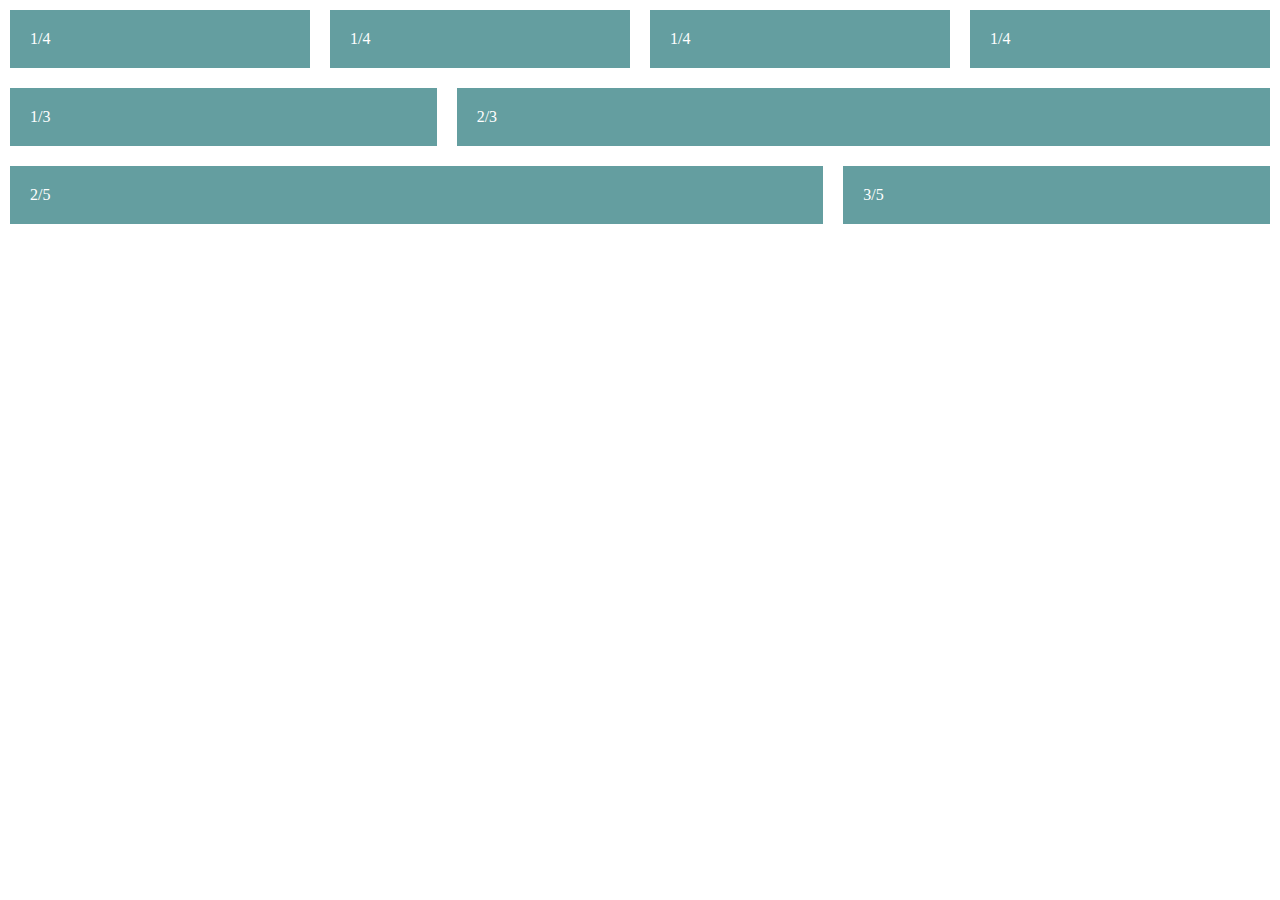
<file: Week01/Day03/Core/flex ible columns/index.html>
<!DOCTYPE html>
<html lang="en">
<head>
    <meta charset="UTF-8">
    <meta name="viewport" content="width=device-width, initial-scale=1.0">
    <title>Document</title>
    <link rel="stylesheet" href="style.css">
</head>
<body>
    <div class="row">
        <div class="col">1/4</div>
        <div class="col">1/4</div>
        <div class="col">1/4</div>
        <div class="col">1/4</div>
    </div>
    <div class="row">
        <div class="col">1/3</div>
        <div class="col2">2/3</div>
    </div>
    <div class="row">
        <div class="col2">2/5</div>
        <div class="col3">3/5</div>
    </div>
</body>
</html>
</file>
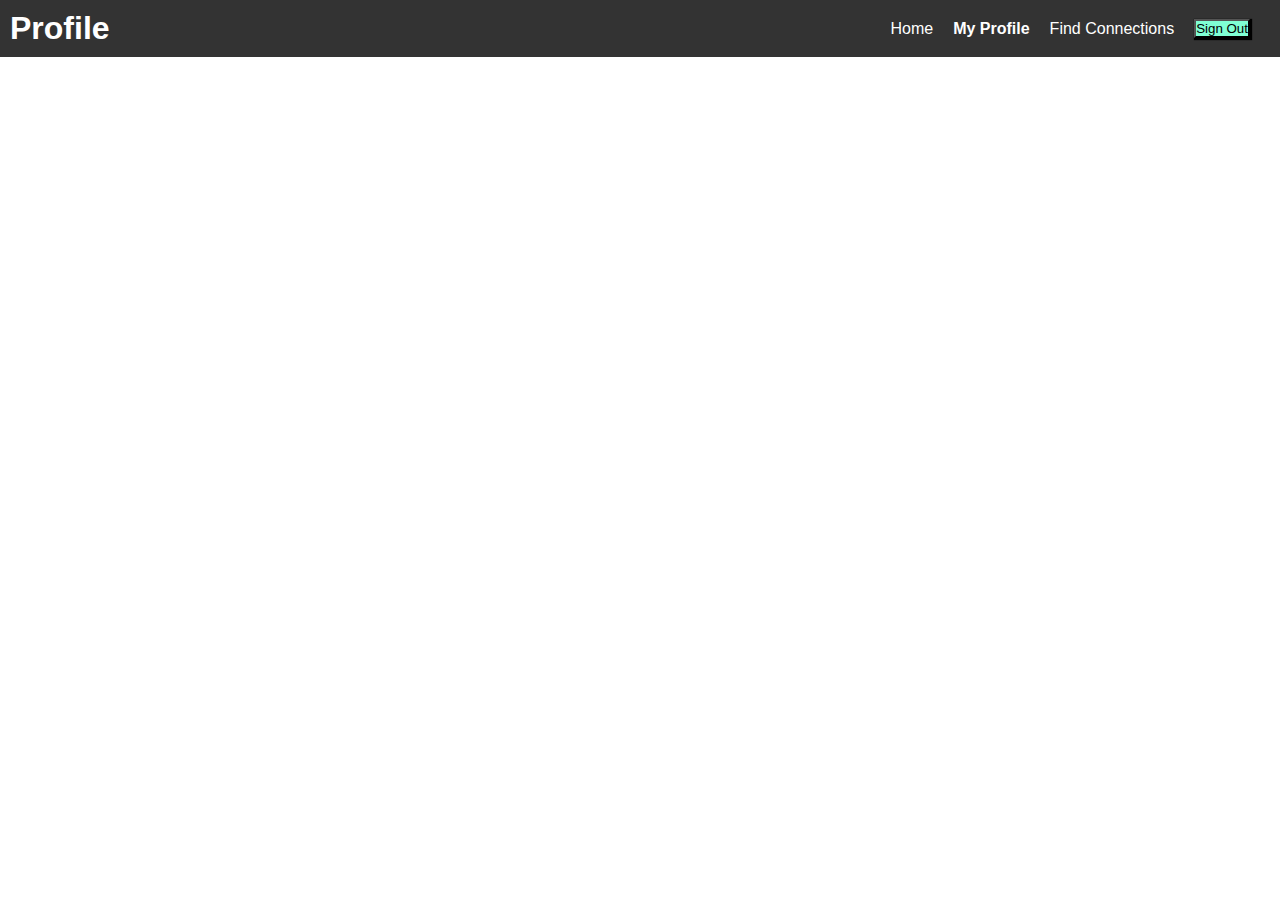
<file: Week01/Day03/Practice/Flex Navbar/index.html>
<!DOCTYPE html>
<html lang="en">
    <head>
        <meta charset="UTF-8">
        <meta name="viewport" content="width=device-width, initial-scale=1.0">
        <title>Flex Navbar</title>
        <link rel="stylesheet" href="style.css">
    </head>
    <body>
        <div class="nav">
            <h1 class="nav-title">Profile</h1>
            <ul class="nav-links">
                <li><a href="#">Home</a></li>
                <li><a href="#" class="active">My Profile</a></li>
                <li><a href="#">Find Connections</a></li>
                <li><button class="btn">Sign Out</button></li>
            </ul>
        </div>
    </body>
</html>
</file>
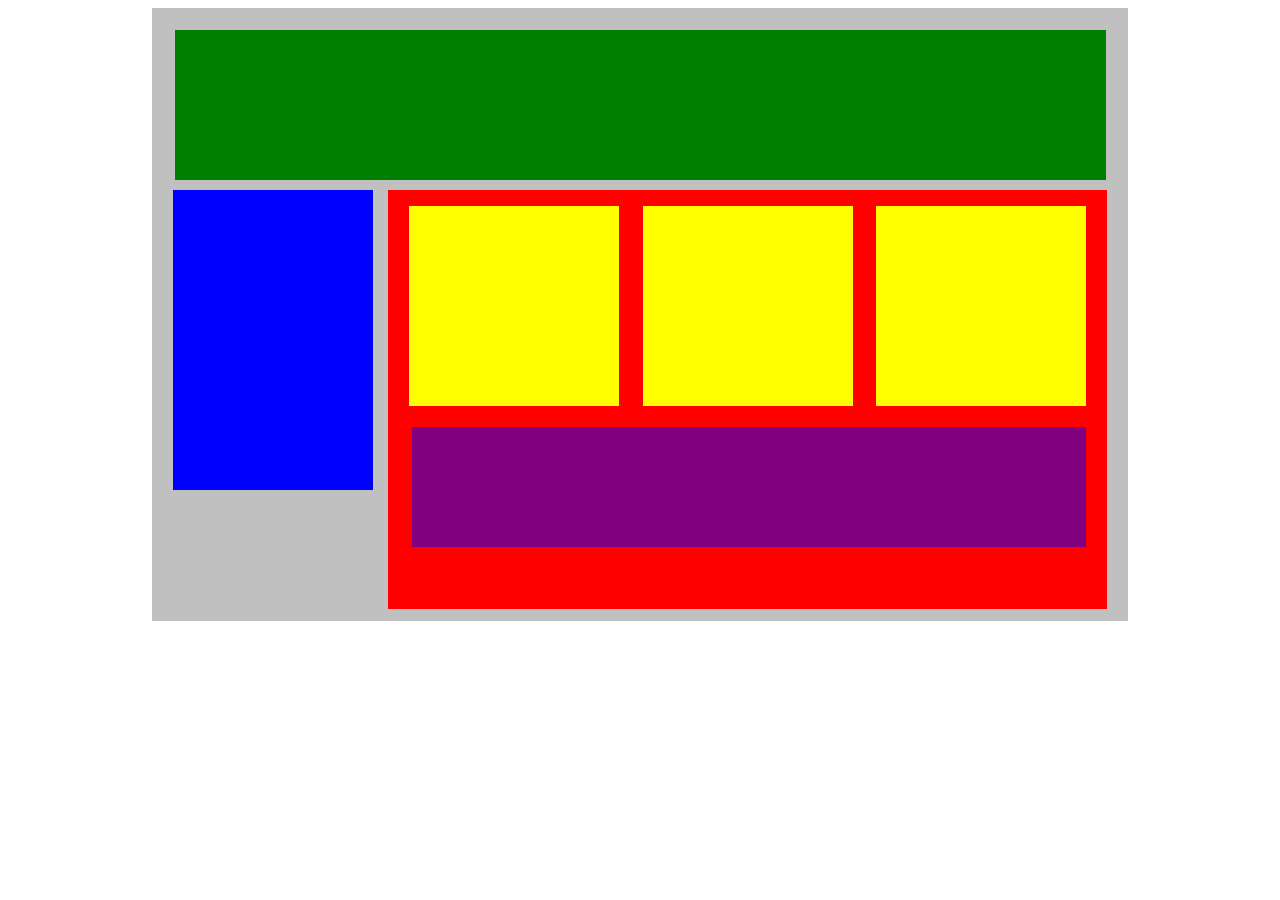
<file: Week01/Day03/Practice/Flex Our Blocks/index.html>
<!DOCTYPE html>
<html lang="en">
<head>
    <title>Position Practice</title>
    <link rel="stylesheet" type="text/css" href="style.css">
</head>
<body>
    <div class="container">
        <div class="top-nav"></div>
        <div class="row">
            <div class="side-nav"></div>
            <div class="main">
                <div class="row">
                    <div class="sub-content"></div>
                    <div class="sub-content"></div>
                    <div class="sub-content"></div>
                </div>
                <div id="advertisement"></div>
            </div>
        </div>
    </div>
</body>
</html>
</file>
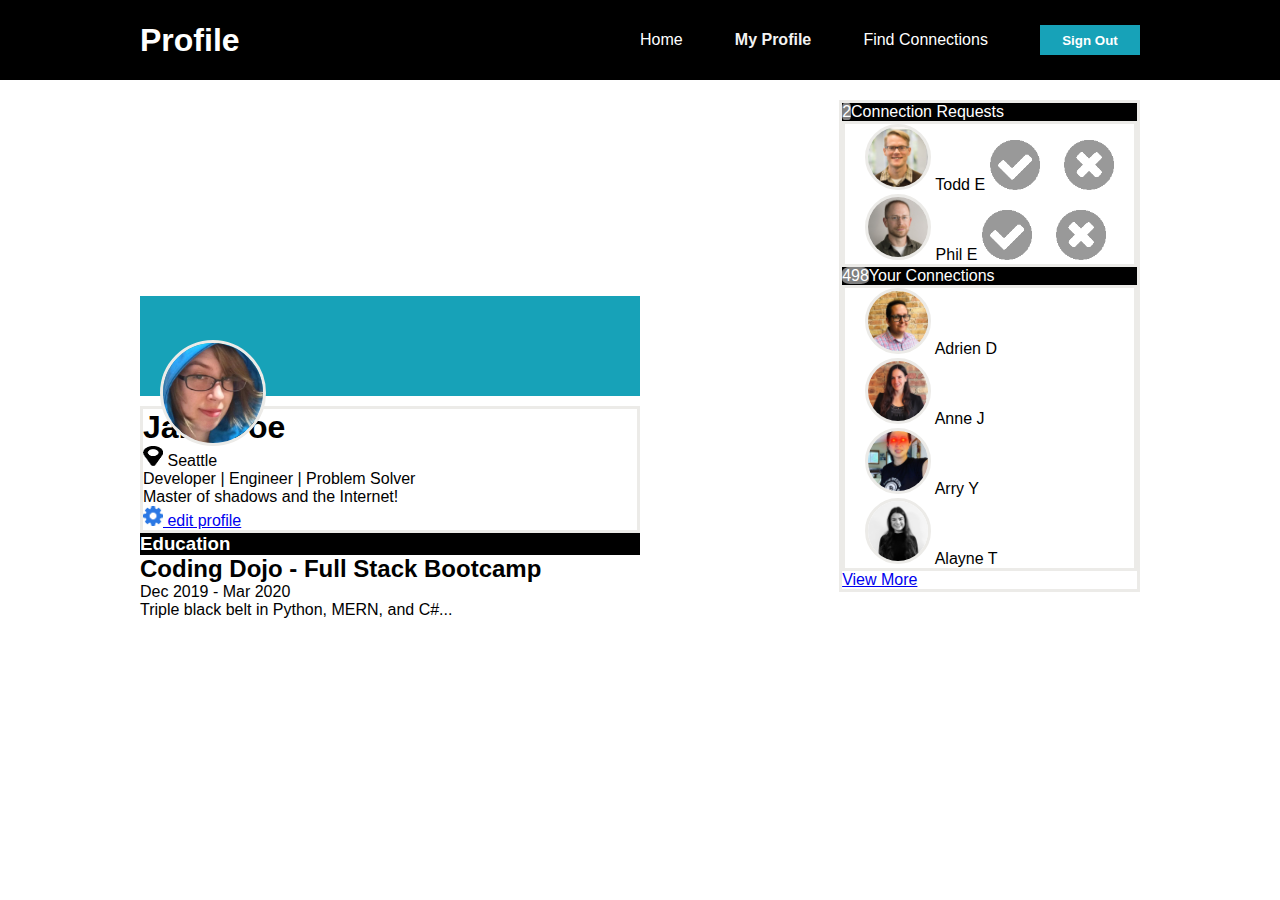
<file: Week01/Day04/Core/profil page/index.html>
<!DOCTYPE html>
<html lang="en">
<head>
    <meta charset="UTF-8">
    <meta name="viewport" content="width=device-width, initial-scale=1.0">
    <title>flex ible</title>
    <link rel="stylesheet" href="style.css">
</head>
<body>
    <div class="nav">
        <div class="flex-container">
            <h1 class="nav-title">Profile</h1>
            <ul class="nav-links">
                <li><a href="#">Home</a></li>
                <li><a href="#" class="active">My Profile</a></li>
                <li><a href="#">Find Connections</a></li>
                <li><button class="btn">Sign Out</button></li>
            </ul>
        </div>
    </div>
    <div class="flex-container main">
        <div class="line2">
            <div class="user-card">
                <div class="cardheader">
                    <img class="user" src="jane-m.jpg" alt="jane" class="avatar-m">
                </div>
                <div class="cardbody">
                    <h1 id="username">Jane Doe</h1>
                    <img class="smlimg" src="map-marker.png" alt="pin"> <span>Seattle</span>
                    <p>Developer | Engineer | Problem Solver<br>
                    Master of shadows and the Internet!</p>
                    <p onclick="edit()"><a href="#"><img class="smlimg" src="gear.png" alt="gear"> edit profile</a></p>
                </div>
            </div>
            <div class="card">
                <div class="card-header">
                    <h3 class="things">Education</h3>
                </div>
                <div class="card-body">
                    <h2>Coding Dojo - Full Stack Bootcamp</h2>
                    <p class="dates">Dec 2019 - Mar 2020</p>
                    <p>Triple black belt in Python, MERN, and C#...</p>
                </div>
            </div>

        </div>
        <div class="line1">
            <div class="card">
                <div class="card-header">
                    <span class="badge" id="requests">2</span><span>Connection Requests</span>
                    
                </div>
                <ul class="card-list">
                    <li class="card-list-item" id="request-1">
                        <span>
                            <img src="todd-s.jpg" alt="todd" class="avatar-s">
                            Todd E
                        </span>
                        <span>
                            <img icon-s src="accept-circle.png" alt="accept" class="icon" onclick='accept("#request-1")'>
                            <img icon-s src="close-circle.png" alt="close" class="icon" onclick='ignore("#request-1")'>
                        </span>
                    </li>
                    <li class="card-list-item" id="request-2">
                        <span>
                            <img src="phil-s.jpg" alt="phil" class="avatar-s">
                            Phil E
                        </span>
                        <span>
                            <img icon-s src="accept-circle.png" alt="accept" class="icon" onclick='accept("#request-2")'>
                            <img icon-s src="close-circle.png" alt="close" class="icon" onclick='ignore("#request-2")'>
                        </span>
                    </li>
                </ul>
            </div>
            <div class="card">
                <div class="card-header">
                    <span class="badge" id="connections">498</span><span>Your Connections</span>
                </div>
                <ul class="card-list">
                    <li class="card-list-item start">
                        <img src="adrien-s.jpg" alt="adrien" class="avatar-s">
                        Adrien D
                    </li>
                    <li class="card-list-item start">
                        <img src="anne-s.jpg" alt="anne" class="avatar-s">
                        Anne J
                    </li>
                    <li class="card-list-item start">
                        <img src="arry-s.jpg" alt="arry" class="avatar-s">
                        Arry Y
                    </li>
                    <li class="card-list-item start">
                        <img src="alayne-s.jpg" alt="alayne" class="avatar-s">
                        Alayne T
                    </li>
                </ul>
                <div class="card-footer">
                    <a href="#">View More</a>
                </div>
            </div>

        </div>
    </div>
</body>
</html>
</file>
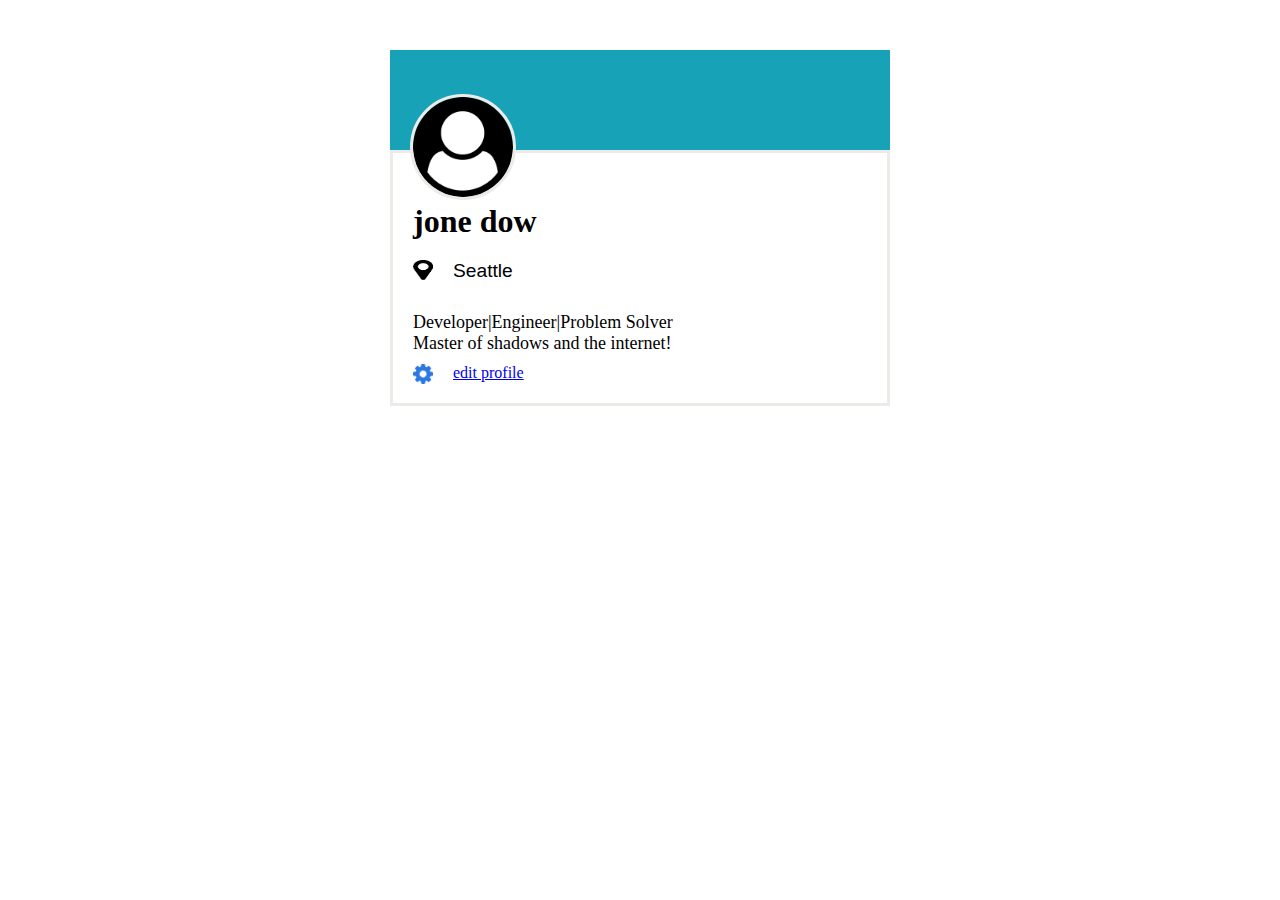
<file: Week01/Day04/Practice/user_card/index.html>
<!DOCTYPE html>
<html lang="en">
<head>
    <meta charset="UTF-8">
    <meta name="viewport" content="width=device-width, initial-scale=1.0">
    <link rel="stylesheet" href="style.css">
    <title>User Card</title>
</head>
<body>
    <div class="container">
        <div class="line-1">
            <img class="user" src="user-circle.png" alt="">
        </div>
        <div class="line-2">
            <div class="col">
                <h1>jone dow</h1>
                <div class="loc">
                    <img src="map-marker.png" alt=""><span>Seattle</span>
                </div>
                <p>Developer|Engineer|Problem Solver 
                    <br>Master of shadows and the internet!
                </p>
                <div class="edit">
                    <img src="gear.png" alt="">
                    <a href="#">edit profile</a>
                </div>
            </div>
        </div>
    </div>
</body>
</html>
</file>
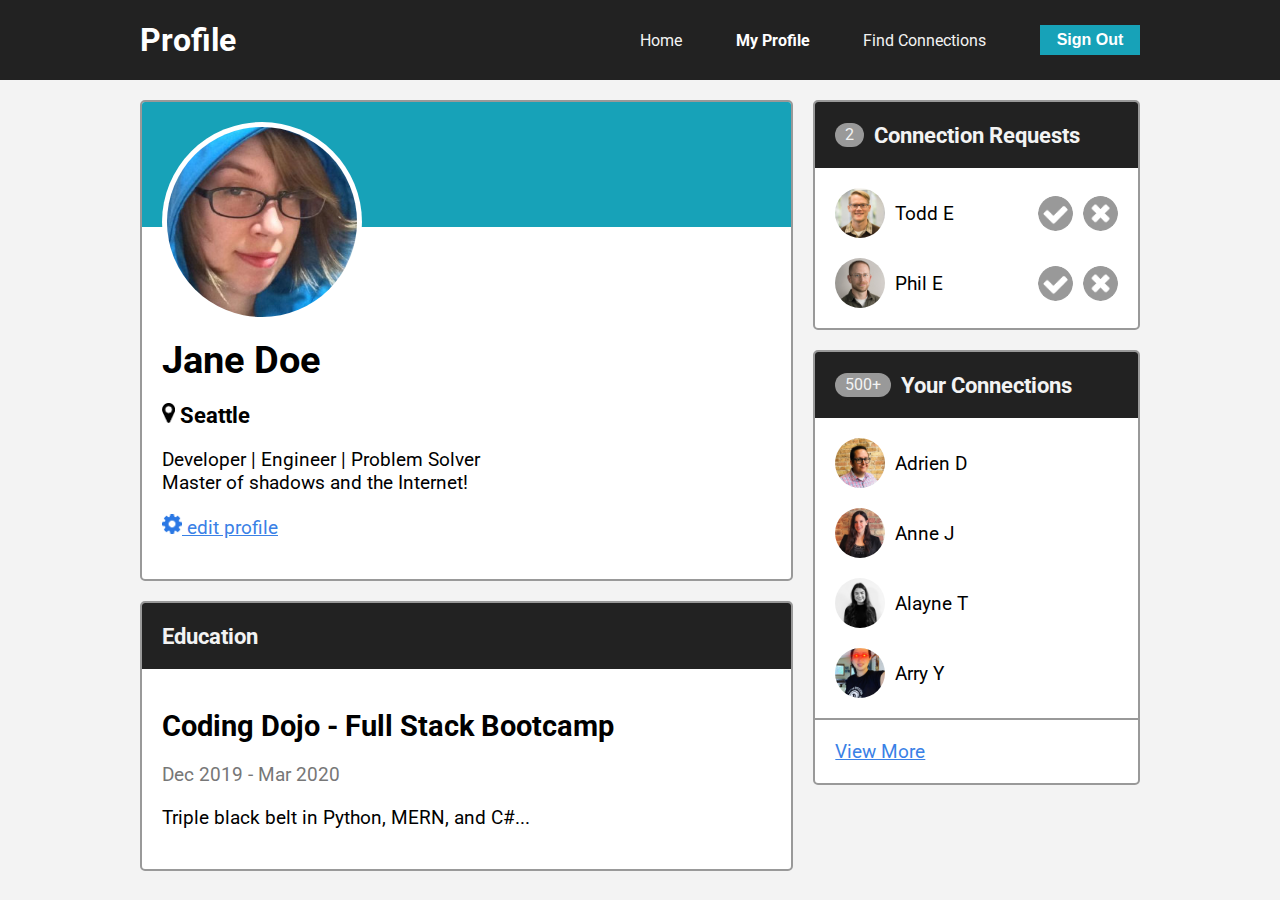
<file: Week02/Day02/Practice/Making Connections/index.html>
<!DOCTYPE html>
<html lang="en">
<head>
    <meta charset="UTF-8">
    <meta name="viewport" content="width=device-width, initial-scale=1.0">
    <title>Profile Page</title>
    <link rel="stylesheet" href="style.css">
    <link rel="preconnect" href="https://fonts.gstatic.com">
    <link href="https://fonts.googleapis.com/css2?family=Roboto&display=swap" rel="stylesheet">
</head>
<body>

    <!-- navbar -->
    <div class="nav">
        <div class="flex-container">
            <h1 class="nav-title">Profile</h1>
            <ul class="nav-links">
                <li><a href="#">Home</a></li>
                <li><a href="#" class="active">My Profile</a></li>
                <li><a href="#">Find Connections</a></li>
                <li><button class="btn">Sign Out</button></li>
            </ul>
        </div>
    </div>

    <!-- main -->
    <div class="flex-container main">

        <!-- 2/3 width column -->
        <div class="col-2">

            <!-- user info card -->
            <div class="card user-card">
                <div class="card-header">
                    <img src="images/jane-m.jpg" alt="jane" class="avatar-m">
                </div>
                <div class="card-body">
                    <h1 id="names" >Jane Doe</h1>
                    <h3><img src="icons/map-marker.png" alt="pin" class="icon-s"> Seattle</h3>
                    <p>Developer | Engineer | Problem Solver<br>
                    Master of shadows and the Internet!</p>
                    <p><a onclick="changename('#names')" href="#"><img src="icons/gear.png" alt="gear" class="icon-s"> edit profile</a></p>
                </div>
            </div>

            <!-- user education card -->
            <div class="card">
                <div class="card-header">
                    <h3>Education</h3>
                </div>
                <div class="card-body">
                    <h2>Coding Dojo - Full Stack Bootcamp</h2>
                    <p class="dates">Dec 2019 - Mar 2020</p>
                    <p>Triple black belt in Python, MERN, and C#...</p>
                </div>
            </div>

        </div>

        <!-- 1/3 width column -->
        <div class="col-1">

            <!-- connection requests card -->
            <div class="card">
                <div class="card-header">
                    <span class="badge">2</span>
                    <h3>Connection Requests</h3>
                </div>
                <ul class="card-list">
                    <li id="user1" class="card-list-item">
                        <span>
                            <img src="images/todd-s.jpg" alt="todd" class="avatar-s">
                            Todd E
                        </span>
                        <span >
                            <img onclick="removeuser1('#user1')" src="icons/accept-circle.png" alt="accept" class="icon">
                            <img onclick="removeuser1('#user1')" src="icons/close-circle.png" alt="close" class="icon">
                        </span>
                    </li>
                    <li id="user2" class="card-list-item">
                        <span >
                            <img src="images/phil-s.jpg" alt="phil" class="avatar-s">
                            Phil E
                        </span>
                        <span>
                            <img onclick="removeuser2('#user2')" src="icons/accept-circle.png" alt="accept" class="icon">
                            <img onclick="removeuser2('#user2')" src="icons/close-circle.png" alt="close" class="icon">
                        </span>
                    </li>
                </ul>
            </div>

            <!-- your connections card -->
            <div class="card">
                <div class="card-header">
                    <span class="badge">500+</span>
                    <h3>Your Connections</h3>
                </div>
                <ul class="card-list">
                    <li class="card-list-item start">
                        <img src="images/adrien-s.jpg" alt="adrien" class="avatar-s">
                        Adrien D
                    </li>
                    <li class="card-list-item start">
                        <img src="images/anne-s.jpg" alt="anne" class="avatar-s">
                        Anne J
                    </li>
                    <li class="card-list-item start">
                        <img src="images/alayne-s.jpg" alt="alayne" class="avatar-s">
                        Alayne T
                    </li>
                    <li class="card-list-item start">
                        <img src="images/arry-s.jpg" alt="arry" class="avatar-s">
                        Arry Y
                    </li>
                </ul>
                <div class="card-footer">
                    <a href="#">View More</a>
                </div>
            </div>

        </div>
    </div>

    <script src="script.js"></script>
</body>
</html>
</file>
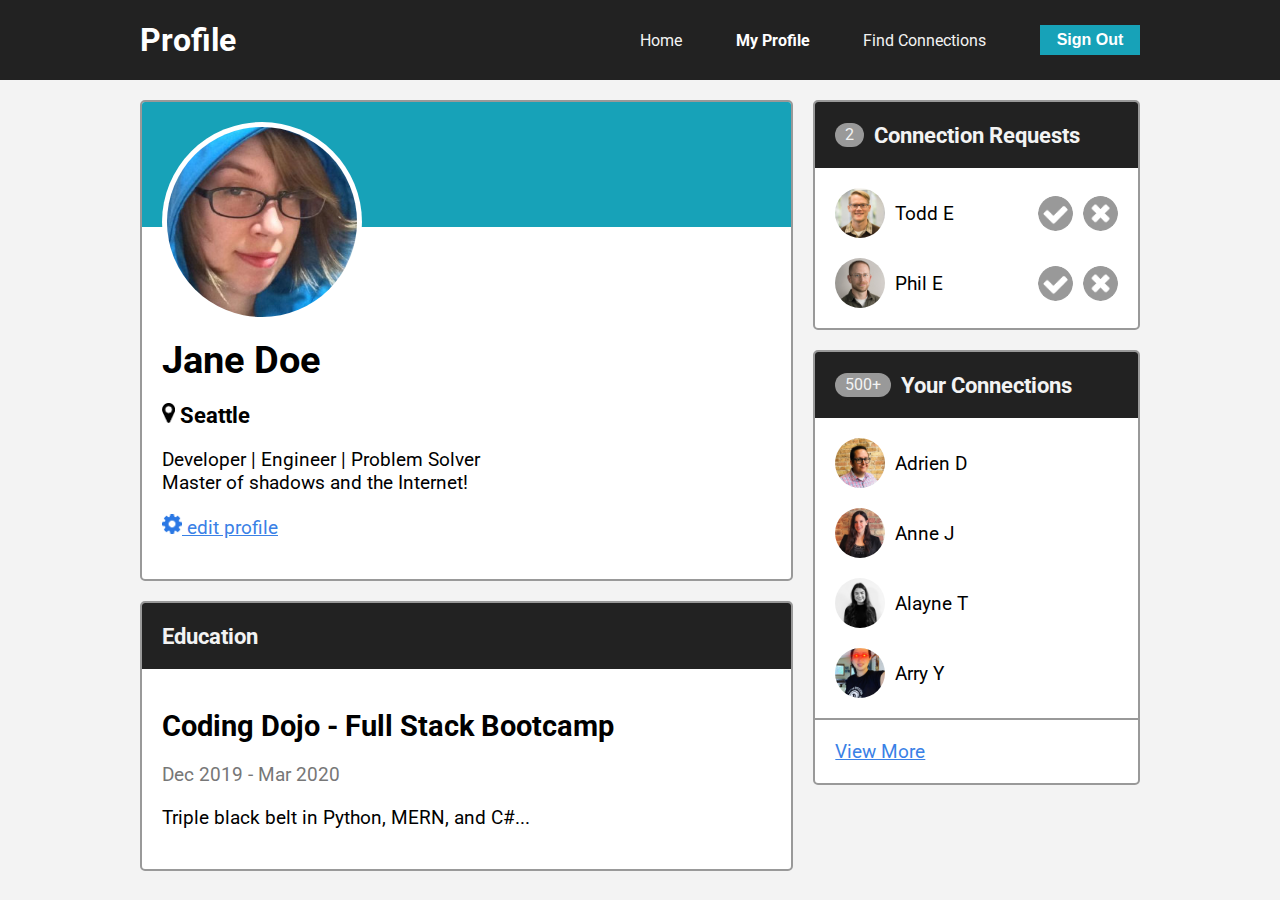
<file: Week01/Day04/Core/profil page/profile/index.html>
<!DOCTYPE html>
<html lang="en">
<head>
    <meta charset="UTF-8">
    <meta name="viewport" content="width=device-width, initial-scale=1.0">
    <title>Profile Page</title>
    <link rel="stylesheet" href="style.css">
    <link rel="preconnect" href="https://fonts.gstatic.com">
    <link href="https://fonts.googleapis.com/css2?family=Roboto&display=swap" rel="stylesheet">
</head>
<body>

    <!-- navbar -->
    <div class="nav">
        <div class="flex-container">
            <h1 class="nav-title">Profile</h1>
            <ul class="nav-links">
                <li><a href="#">Home</a></li>
                <li><a href="#" class="active">My Profile</a></li>
                <li><a href="#">Find Connections</a></li>
                <li><button class="btn">Sign Out</button></li>
            </ul>
        </div>
    </div>

    <!-- main -->
    <div class="flex-container main">

        <!-- 2/3 width column -->
        <div class="col-2">

            <!-- user info card -->
            <div class="card user-card">
                <div class="card-header">
                    <img src="images/jane-m.jpg" alt="jane" class="avatar-m">
                </div>
                <div class="card-body">
                    <h1>Jane Doe</h1>
                    <h3><img src="icons/map-marker.png" alt="pin" class="icon-s"> Seattle</h3>
                    <p>Developer | Engineer | Problem Solver<br>
                    Master of shadows and the Internet!</p>
                    <p><a href="#"><img src="icons/gear.png" alt="gear" class="icon-s"> edit profile</a></p>
                </div>
            </div>

            <!-- user education card -->
            <div class="card">
                <div class="card-header">
                    <h3>Education</h3>
                </div>
                <div class="card-body">
                    <h2>Coding Dojo - Full Stack Bootcamp</h2>
                    <p class="dates">Dec 2019 - Mar 2020</p>
                    <p>Triple black belt in Python, MERN, and C#...</p>
                </div>
            </div>

        </div>

        <!-- 1/3 width column -->
        <div class="col-1">

            <!-- connection requests card -->
            <div class="card">
                <div class="card-header">
                    <span class="badge">2</span>
                    <h3>Connection Requests</h3>
                </div>
                <ul class="card-list">
                    <li class="card-list-item">
                        <span>
                            <img src="images/todd-s.jpg" alt="todd" class="avatar-s">
                            Todd E
                        </span>
                        <span>
                            <img src="icons/accept-circle.png" alt="accept" class="icon">
                            <img src="icons/close-circle.png" alt="close" class="icon">
                        </span>
                    </li>
                    <li class="card-list-item">
                        <span>
                            <img src="images/phil-s.jpg" alt="phil" class="avatar-s">
                            Phil E
                        </span>
                        <span>
                            <img src="icons/accept-circle.png" alt="accept" class="icon">
                            <img src="icons/close-circle.png" alt="close" class="icon">
                        </span>
                    </li>
                </ul>
            </div>

            <!-- your connections card -->
            <div class="card">
                <div class="card-header">
                    <span class="badge">500+</span>
                    <h3>Your Connections</h3>
                </div>
                <ul class="card-list">
                    <li class="card-list-item start">
                        <img src="images/adrien-s.jpg" alt="adrien" class="avatar-s">
                        Adrien D
                    </li>
                    <li class="card-list-item start">
                        <img src="images/anne-s.jpg" alt="anne" class="avatar-s">
                        Anne J
                    </li>
                    <li class="card-list-item start">
                        <img src="images/alayne-s.jpg" alt="alayne" class="avatar-s">
                        Alayne T
                    </li>
                    <li class="card-list-item start">
                        <img src="images/arry-s.jpg" alt="arry" class="avatar-s">
                        Arry Y
                    </li>
                </ul>
                <div class="card-footer">
                    <a href="#">View More</a>
                </div>
            </div>

        </div>
    </div>

    <script src="script.js"></script>
</body>
</html>
</file>
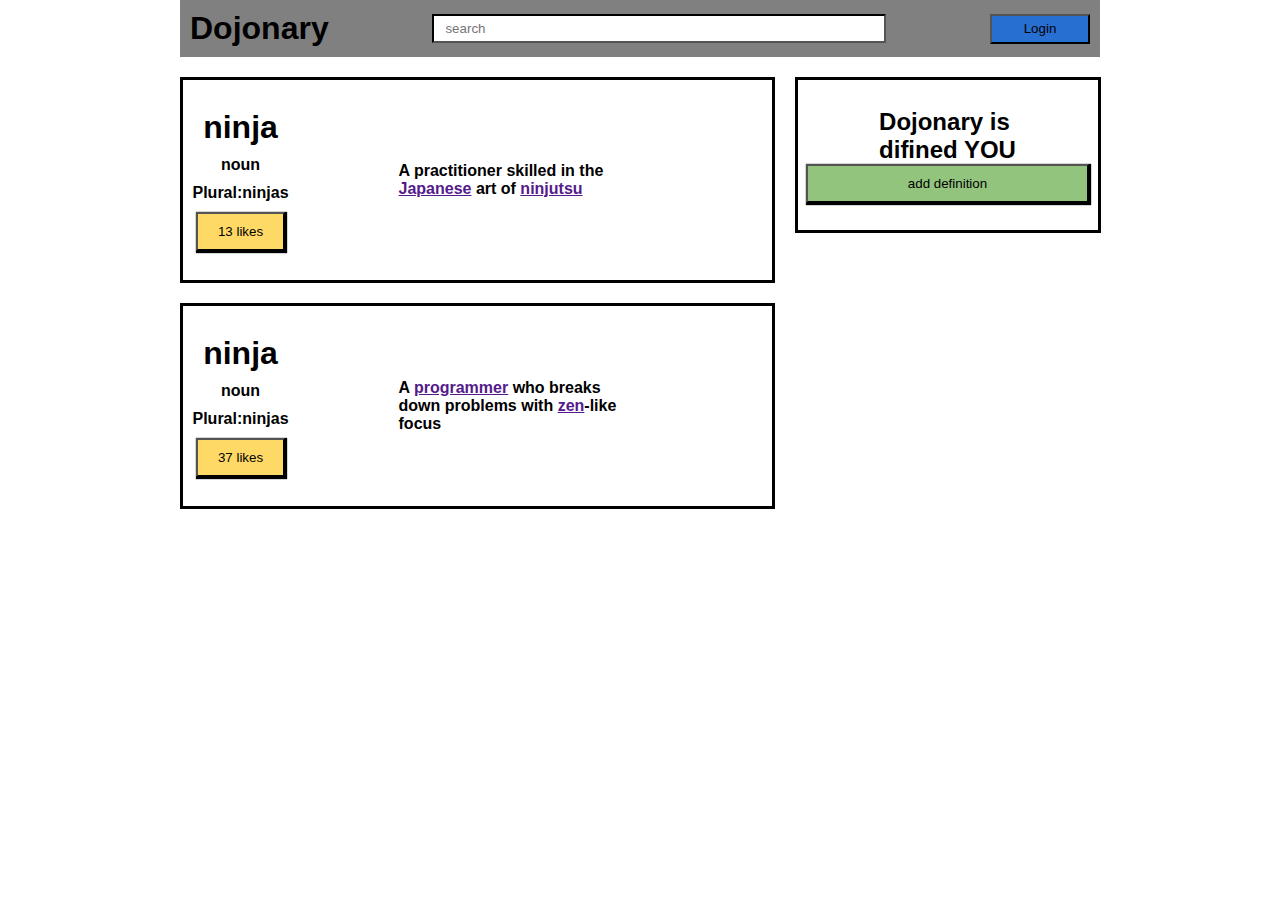
<file: Week02/Day01/Core/Button Clicker/indax.html>
<!DOCTYPE html>
<html lang="en">

<head>
    <meta charset="UTF-8">
    <meta name="viewport" content="width=device-width, initial-scale=1.0">
    <title>Document</title>
    <link rel="stylesheet" href="style.css">
</head>

<body>
    <div class="container">
        <div class="navbar">
            <h1>Dojonary</h1>
            <input type="text" placeholder="   search" name="first_name">
            <button onclick="funLogin(this)">Login</button>
        </div>
    </div>
    <div class="navbar1">
        <div class="main">
            <div class="ninja">
                <div class="smalninja">
                    <h1>ninja</h1>
                    <h4>noun</h4>
                    <h4>Plural:ninjas</h4>
                    <button class="likes" onclick="alert('ninja was liked')">13 likes</button>
                </div>
                <div>
                    <h4>
                        A practitioner skilled in the <br>
                        <a href="">Japanese</a> art of <a href="">ninjutsu</a>
                    </h4>
                </div>
            </div>
            <div class="ninja">
                <div class="smalninja">
                    <h1>ninja</h1>
                    <h4>noun</h4>
                    <h4>Plural:ninjas</h4>
                    <button class="likes">37 likes</button>
                </div>
                <div>
                    <h4>
                        A <a href="">programmer</a> who breaks <br>
                        down problems with <a href="">zen</a>-like <br>focus
                    </h4>
                </div>
            </div>
        </div>
        <div class="ninja-right">
            <h2>Dojonary is <br> difined <samp>YOU</samp></h2>
            <button onclick="removeDefinition(this)">add definition</button>
        </div>
    </div>
    <script src="script.js"></script>
</body>

</html
</file>
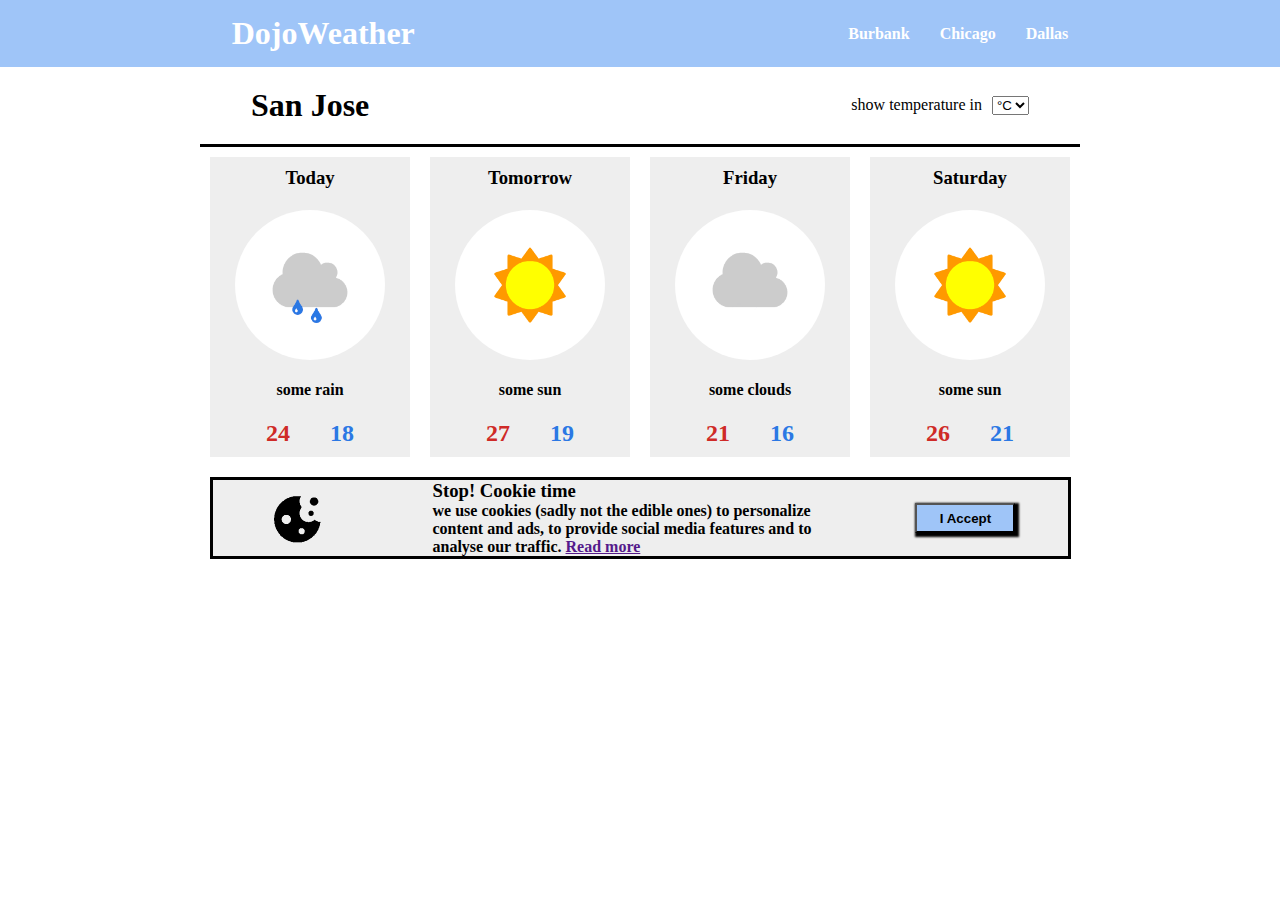
<file: Week02/Day02/Core/DojoWeather/indax.html>
<!DOCTYPE html>
<html lang="en">
<head>
    <meta charset="UTF-8">
    <meta name="viewport" content="width=device-width, initial-scale=1.0">
    <title>Document</title>
    <link rel="stylesheet" href="style.css">
</head>
<body>
    <div class="bigcontainer">
        <div class="container">
            <div>
                <h1>DojoWeather</h1>
            </div>
            <div class="bar">
                <ul>
                    <li>Burbank</li>
                    <li>Chicago</li>
                    <li>Dallas</li>
                </ul>
            </div>
        </div>
        <div class="nav">
            <div>
                <h1>San Jose</h1>
            </div>
            <div class="navbar">
                <p>show temperature in</p>
                <select onchange="changevaleur('.temp h2')" name="snack">
                    <option value="°C">°C</option>
                    <option value="°F">°F</option>
                </select>
            </div>
        </div>

        <div class="bigmain">


 <div class="main">
            <div class="weather">
                <h3>Today</h3>
                <img class="imgw" src="some_rain.png" alt="">
                <p>some rain</p>
                <div class="temp">
                    <h2 class="red">24</h2>
                    <h2 class="bleu">18</h2>
                </div>
            </div>
            <div class="weather">
                <h3>Tomorrow</h3>
                <img class="imgw" src="some_sun.png" alt="">
                <p>some sun</p>
                <div class="temp">
                    <h2 class="red">27</h2>
                    <h2 class="bleu">19</h2>
                </div>
            </div>
            <div class="weather">
                <h3>Friday</h3>
                <img class="imgw" src="some_clouds.png" alt="">
                <p>some clouds</p>
                <div class="temp">
                <h2 class="red">21</h2>
                <h2 class="bleu">16</h2>
                </div>
            </div>
            <div class="weather">
                <h3>Saturday</h3>
                <img class="imgw" src="some_sun.png" alt="">
                <p>some sun</p>
                <div class="temp">
                    <h2 class="red">26</h2>
                    <h2 class="bleu">21</h2>
                </div>
            </div>
        </div>

        </div>

        
       
        <div id="cookie" class="worning">
            <div class="accept">
                <img src="cookie.png" alt="">
                <div class="accept1">
                    <h3>Stop! Cookie time</h3>
                    <p>
                        we use cookies (sadly not the edible ones) to personalize <br>
                        content and ads, to provide social media features and to <br>
                        analyse our traffic. <a href="">Read more</a>
                    </p>
                </div>
                <button onclick="removecookie('#cookie')"> I Accept </button>
            </div>
        </div>
    </div>





    <script src="script.js"></script>
</body>
</html>
</file>
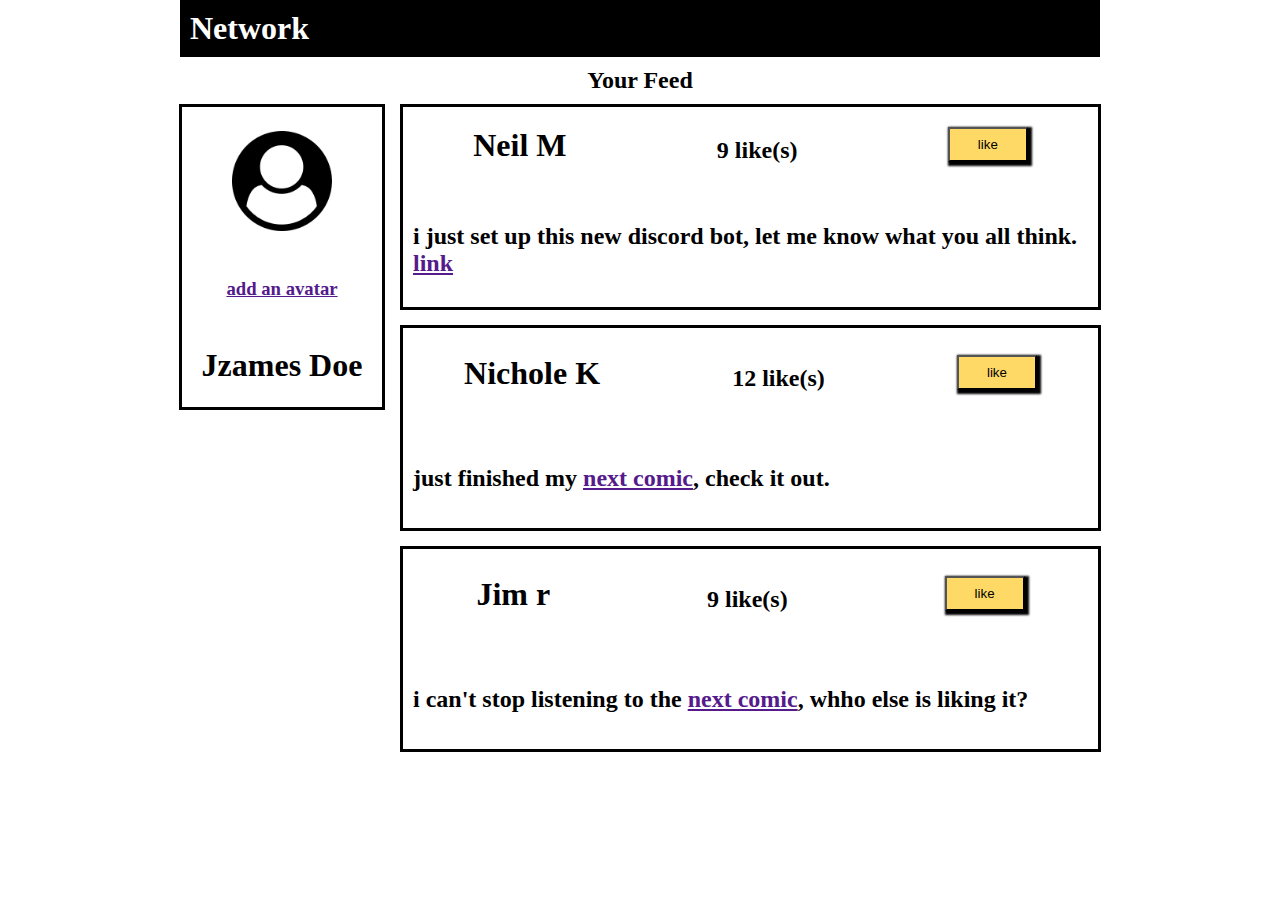
<file: Week02/Day02/Core/liking likes/indax.html>
<!DOCTYPE html>
<html lang="en">

<head>
    <meta charset="UTF-8">
    <meta name="viewport" content="width=device-width, initial-scale=1.0">
    <title>Document</title>
    <link rel="stylesheet" href="style.css">
</head>

<body>
    <div class="container">
        <h1>Network</h1>
    </div>
    <div class="main">
        <h2>Your Feed</h2>
    </div>
    <div class="navbar">
        <div class="user">
            <img src="user-circle.png" alt="user1">
            <h3><a href="">add an avatar</a></h3>
            <h1>Jzames Doe</h1>
        </div>
        <div class="colon">
            <div class="like">
                <div class="likes1">
                    <h1>Neil M</h1>
                    <h2><span class="likeplus">9</span> like(s)</h2>
                    <button onclick="return clicklikes(this)"> like</button>
                </div>
                <div>
                    <h2>i just set up this new discord bot, let me know what you all think. <a href="">link</a></h2>
                </div>
            </div>
            <div class="like">
                <div class="likes1">
                    <h1>Nichole K</h1>
                    <h2><span class="likeplus">12</span> like(s)</h2>
                    <button onclick="return clicklikes(this)"> like</button>
                </div>
                <div>
                    <h2>just finished my <a href="">next comic</a>, check it out.</h2>
                </div>
            </div>
            <div class="like">
                <div class="likes1">
                    <h1>Jim r</h1>
                    <h2><span class="likeplus">9</span> like(s)</h2>
                    <button onclick="return clicklikes(this)"> like</button>
                </div>
                <div>
                    <h2>i can't stop listening to the <a href="">next comic</a>, whho else is liking it?</h2>
                </div>
            </div>
        </div>
    </div>
    <script src="script.js"></script>
</body>
</html>
</file>
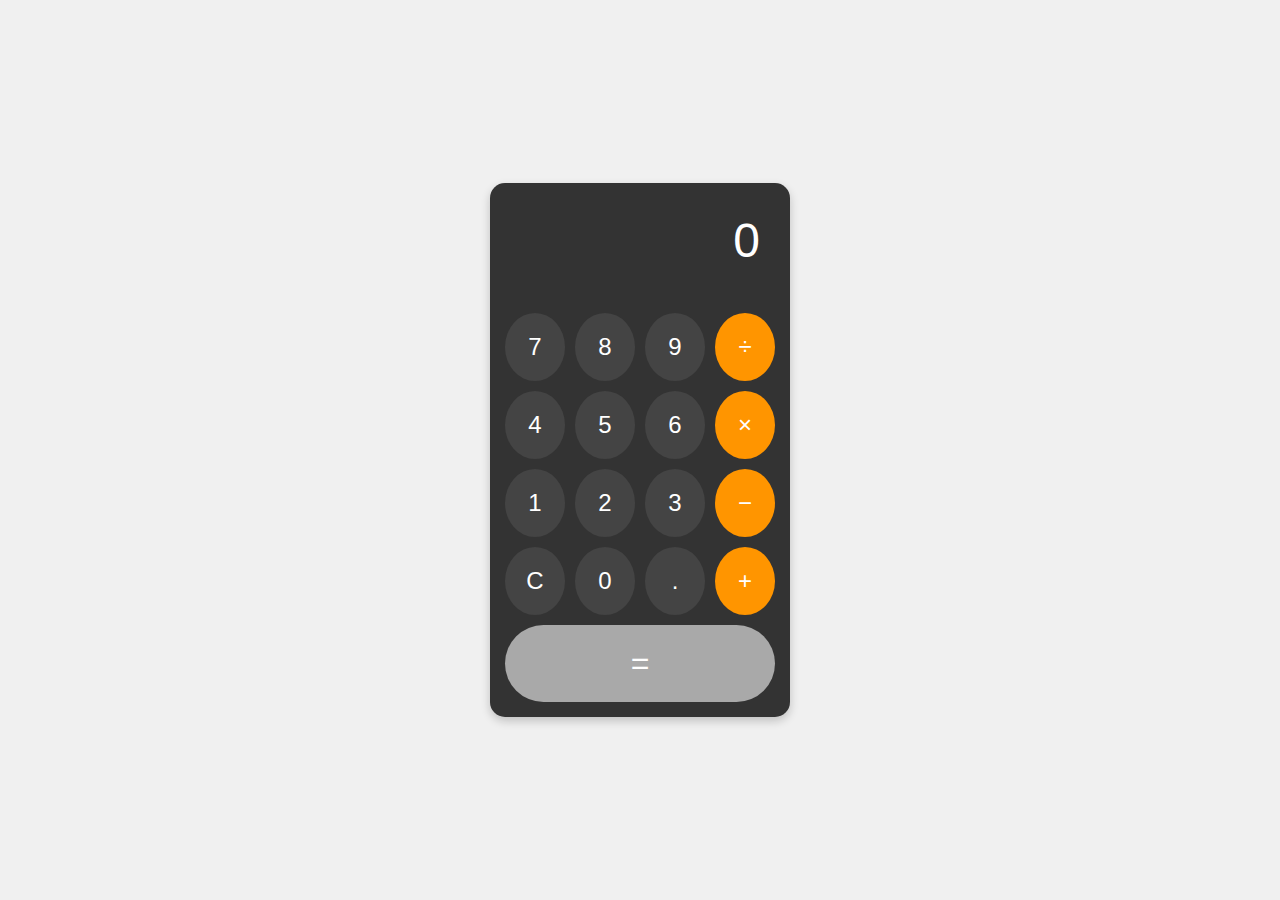
<file: Week02/Day05/Practice/calculator/indax.html>
<!DOCTYPE html>
<html lang="en">
<head>
    <meta charset="UTF-8">
    <meta name="viewport" content="width=device-width, initial-scale=1.0">
    <title>Document</title>
    <link rel="stylesheet" href="style.css">
</head>
<body>
    <div id="calculator">
        <div id="display">0</div>
        <div class="row">
          <button onclick="press(7);">7</button>
          <button onclick="press(8);">8</button>
          <button onclick="press(9);">9</button>
          <button class="operator" onclick="setOP('/');">÷</button>
        </div>
        <div class="row">
          <button onclick="press(4);">4</button>
          <button onclick="press(5);">5</button>
          <button onclick="press(6);">6</button>
          <button class="operator" onclick="setOP('*');">×</button>
        </div>
        <div class="row">
          <button onclick="press(1);">1</button>
          <button onclick="press(2);">2</button>
          <button onclick="press(3);">3</button>
          <button class="operator" onclick="setOP('-');">−</button>
        </div>
        <div class="row">
          <button onclick="clr();">C</button>
          <button onclick="press(0);">0</button>
          <button onclick="press('.');">.</button>
          <button class="operator" onclick="setOP('+');">+</button>
        </div>
        <div class="row">
          <button id="equals" onclick="calculate()">=</button>
        </div>
      <div>
  
        

        <script src="script.js"></script>
</body>
</html>
</file>
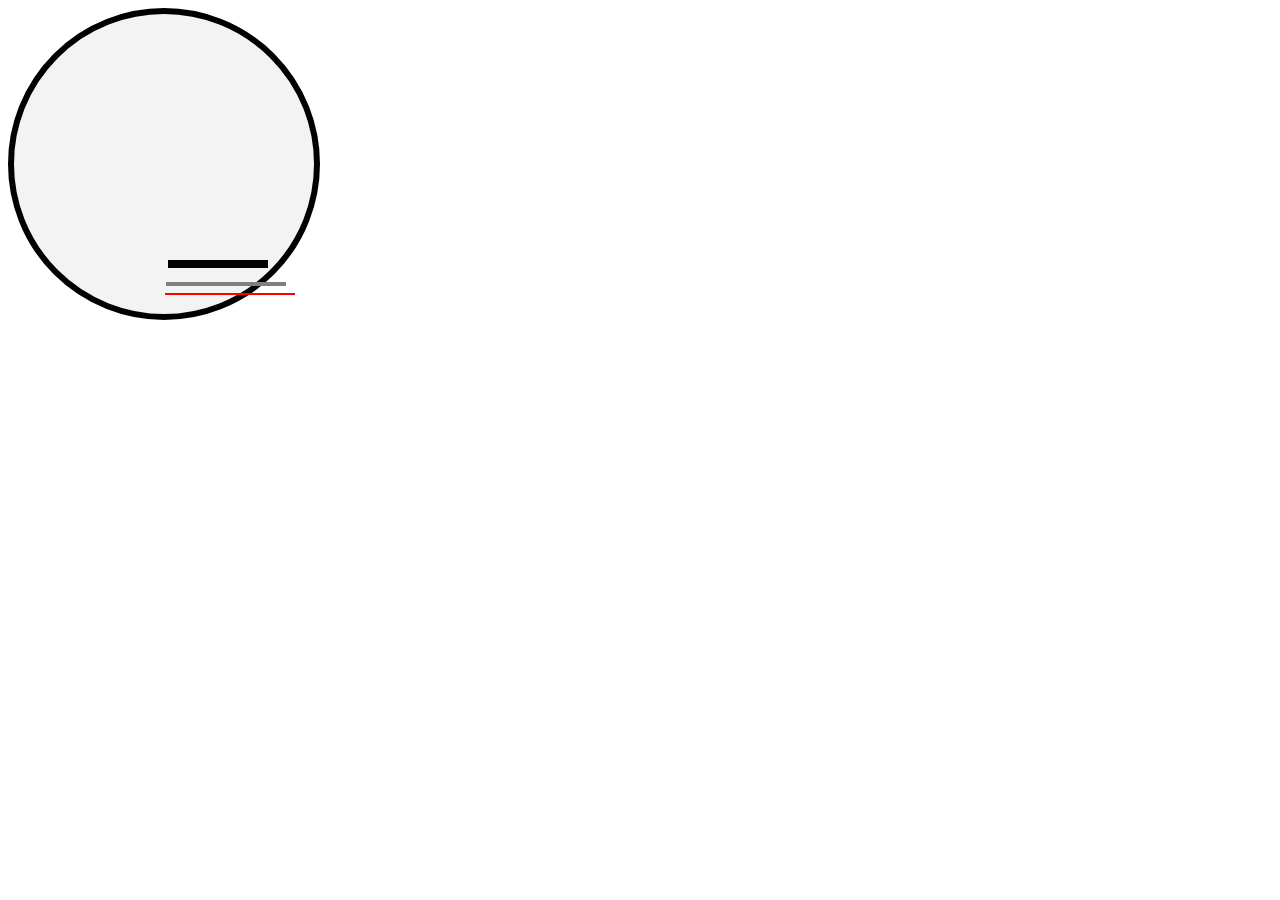
<file: Week02/Day05/Practice/Ticking Clock/indax.html>
<!DOCTYPE html>
<html lang="en">
<head>
    <meta charset="UTF-8">
    <meta name="viewport" content="width=device-width, initial-scale=1.0">
    <title>Analog Clock</title>
    <link rel="stylesheet" href="style.css">
</head>
<body>
    <div id="face">
        <div id="hour"></div>
        <div id="minutes"></div>
        <div id="seconds"></div>
    </div>
    <script src="script.js"></script>
</body>
</html>
</file>
<file: Week01/Day03/Core/flex ible columns/style.css>
*{
    margin: 0;
    padding: 0;
}
.row {
    display: flex;  
    color: white;
 }
.col {
   flex: 1;
   background-color: #649EA0;
   padding: 20px;
   margin: 10px;
}
.col2 {
   flex: 2;
   background-color: #649EA0;
   padding: 20px;
   margin: 10px;
}
.col3 {
   flex: 1;
   background-color: #649EA0;
   padding: 20px;
   margin: 10px;
}
</file>
<file: Week01/Day03/Practice/Flex Navbar/style.css>
*{
    margin: 0;
    padding: 0;
}
.nav{
    display: flex;    
    justify-content: space-between;
    background-color: #333333;
    padding:10px;
}
.nav-title{
    color: white;
    font-family: Arial, Helvetica, sans-serif;

}
.active{
    font-weight: bold;
    text-decoration: none;
}

.btn{
    background-color: aquamarine;
    box-shadow:1px 1px 1px 1px;
    font-family: Arial, Helvetica, sans-serif;
}
.nav-links{
    display: flex;
    justify-content: center;
    align-items: center;
}
li{
    display: flex;
    color: #333333;
    text-decoration: none;
    padding-right: 20px;
}
a{
    color: white;
    text-decoration: none;
    font-family: Arial, Helvetica, sans-serif;  
}
</file>
<file: Week01/Day03/Practice/Flex Our Blocks/style.css>
.container{
    width: 950px;
    background-color: silver;
    margin: 0px auto;
    padding: 1%;
}
.top-nav {
    height: 150px;
    background-color: green;
    margin: 1%;
}
.side-nav {
    height: 300px;
    width: 200px;
    background-color: blue;
}
.main {
    height: 400px;
    width: 700px;
    background-color: red;
    padding: 1%;
}
.sub-content {
    height: 200px;
    width: 210px;
    background-color: yellow;
    margin: 1%;
}
#advertisement {
    height: 120px;
    width: 660px;
    background-color: purple;
    margin: 2%;
    padding-right: 2%;
}
.row {
    display: flex;
    justify-content: space-around;
}
</file>
<file: Week01/Day04/Core/profil page/style.css>
*{
    margin: 0;
    padding: 0;
}
  
body {
    font-family: 'Roboto', sans-serif;
    background-color: #FFFFFF;
}
  
.nav {
    background-color: #000000;
    color: white;
    height: 80px;
    margin-bottom: 20px;
}
  
.nav-links, .nav {
    display: flex;
    justify-content: space-between;
    align-items: center;
}

  
.nav-links {
    list-style-type: none;
    width: 50%;

}
  
.nav-links a {
    color: white;
    text-decoration: none;
    
}
  
.nav-links a.active {
    color: #f3f3f3;
    font-weight: bold;
}
  
.flex-container {
    width: 1000px;
    margin: 0 auto;
    

}
.user{
    position:relative;
    top: 44px;
    width: 100px;
    height: 100px;
    margin-left: 20px;
    border-radius:100% ;
    border: solid rgb(236,235,232);
}
  
.flex-container, .nav-links, nav {
    display: flex;
    justify-content: space-between;
    align-items: center;
    
}
  
.btn {
    height: 30px;
    width: 100px;
    color: #fff;
    background-color: #17A2B8;
    border: none;
    font-style: 1rem;
    font-weight: bold;
}
.card-header{
    background-color: #000000;
    color: white;
    
}
.line2{
    width: 500px;
    height: 100px;
    background-color: #17A2B8;


}
.avatar-s{
    width: 60px;
    height: 60px;
    position:relative;
    margin-left: 20px;
    border-radius:100% ;
    border: solid rgb(236,235,232);

}
.cardbody{
    border: solid rgb(236,235,232);
}
.badge{
    border-radius: 30%;
    background-color: gray;
    
}
.card-list{
    border: solid rgb(236,235,232);
}
.icon{
    width: 50px;
    height: 50px;
    margin-right: 20px;
}
.icon-2{
    width: 20px;
    height: 20px;
    margin-right: 20px;
}
.line1{
    border: solid rgb(236,235,232);
}
ul{
    list-style-type: none;
}
.smlimg{
    width: 20px;
    height: 20px;



}
</file>
<file: Week01/Day04/Practice/user_card/style.css>
*{
    margin: 0;
    padding: 0;
}
body{
    display:flex;
    justify-content: center;
    padding-top: 50px;
}
.container{
    width: 500px;
    height: 500px;
}
.line-1{
    width: 500px;
    height: 100px;
    background-color: #17A2B8;

}
.line-2{
    width: 494px;
    height: 250px;
    background-color:white;
    border: solid rgb(236,235,232);
}
img{
    width: 20px;
    height: 20px;
    margin-right: 20px;
}
.user{
    position:relative;
    top: 44px;
    width: 100px;
    height: 100px;
    margin-left: 20px;
    border-radius:100% ;
    border: solid rgb(236,235,232);
}
.edit{
    display: flex;
    position: relative;
    top: 60px;
}
.loc{
    display: flex;
    position: relative;
    top: 20px;
}
p{
    position: relative;
    top: 50px;
}
.col{
    position: relative;
    top: 50px;
    left: 20px;
} 
span{
    font-size: larger;
    font-family:Arial, Helvetica, sans-serif;
}
p{
    font-size:large;
}
</file>
<file: Week02/Day01/Core/Button Clicker/style.css>
*{
    margin: 0;
    padding: 0;
    font-family: sans-serif;

}
.container{
    margin: 0 auto;
    width: 900px;
    background-color: gray;
    padding: 10px;
    
}
.navbar{
    display: flex;
    justify-content: space-between;
    color: rgb(0, 0, 0);
    align-items: center;
}
.navbar button{
    background-color: #286FD2;
    width: 100px;
    height: 30px;
}
.navbar input{
    width: 450px;
    height: 25px;
    border-color: black;

}
.main{
    background-color: white;
    display: flex;
    justify-content: center;
    flex-direction: column;
    align-items: center;
    gap: 20px;
}
.ninja{
    width: 589px;
    height:200px;
    border: solid;
    border-color: black;
    display: flex;
    align-items: center;
    gap: 110px;
}
.navbar1{
    display: flex;
    justify-content: center;
    gap: 20px;
    padding: 20px;
}
.ninja-right{
    width: 300px;
    height: 150Px;
    border: solid;
    border-color: black;
    display: flex;
    align-items: center;
    justify-content: center;
    flex-direction: column;

}
.ninja-right button{
    background-color: #93C47D;
    color: black;
    box-shadow: 1px 1px 1px 1px black;
    padding: 10px 100px;

}
.likes{
    background-color: #FFD966;
    color: black;
    box-shadow: 1px 1px 1px 1px black;
    padding: 10px 20px;

}
.smalninja{
    display: flex;
    flex-direction: column;
    align-items: center;
    gap: 10px;
    padding-left: 10px;
}
</file>
<file: Week02/Day02/Core/DojoWeather/style.css>
*{
    margin: 0;
    padding: 0;
}
.container{
    background-color: #9FC5F8;
    color: white;
    display: flex;
    justify-content: space-around;
    align-items: center;   
    padding: 15px;
}
.bar ul{
    display: flex;
    gap: 30px;
    list-style-type: none;
    align-items: center;
    font-weight: bold;

}
.nav{
    display: flex;
    justify-content: space-around;
    align-items: center;
    padding: 10px;

}
.navbar{
    display: flex;
    gap: 10px;
}
.main{
    display: flex;
    justify-content: center;
    gap: 20px;
    border-top: solid;
    padding: 10px;

}
.weather{
    background-color: #EEEEEE;
    width: 200px;
    height: 300px;
    display: flex;
    flex-direction: column;
    justify-content: space-around;
    align-items: center;

}
.weather p{
    font-weight: bold;
}
.imgw{
    border-radius: 100%;
    width: 150px;


}

.accept{
    border: solid;
    background-color: #EEEEEE;
    display: flex;
    justify-content: space-around;
    align-items: center;
    width: 855px;
    font-weight: bold;
}
.worning{
    display: flex;
    justify-content: center;

}
.accept button{
    background-color: #9FC5F8;
    width: 100px;
    height: 30px;
    font-weight: bolder;
    box-shadow: 2px 2px 2px 2PX;
}
.temp{
    display: flex;
    gap: 40px;
}
.red{
    color: #CF2A27;
}
.bleu{
    color: #2B78E4;
}
.bigcontainer{
    display: flex;
    flex-direction: column;
    gap: 10px;
}
.bar{
    width: 200px;
}
.bigmain{
    display: flex;
    justify-content: center;
    flex-direction: column;
    align-items: center;


}
</file>
<file: Week02/Day02/Core/liking likes/style.css>
*{
    margin: 0;
    padding: 0;
}
.container{
    margin: 0 auto;
    width: 900px;
    background-color: rgb(0, 0, 0);
    padding: 10px;
    color: white;
}
.main {
    display: flex;
    justify-content: center;

}
.navbar{
    display: flex;
    justify-content: center;
    gap: 15px;

}
.user{
    width: 200px;
    height: 300px;
    border: solid;
    border-color: black;
    display: flex;
    flex-direction: column;
    align-items: center;
    justify-content: space-around;
}
.colon{
    display: flex;
    flex-direction: column;
    gap: 15px;
    
}
.like{
    width: 695px;
    height: 200px;
    border: solid;
    border-color: black;
    display: flex;
    flex-direction: column;
    justify-content: space-around;



}
.user img{
    width: 100px;
}
.like button{
    width: 80px;
    height: 35px;
}
.likes1{
    display: flex;
    justify-content: space-around;
}
.like h2{
    padding: 10px;
}
.likes1 button{
    background-color: #FFD966;
    box-shadow: 2px 2px 2px 2px black;
}
.main{
    padding: 10px;
}
</file>
<file: Week02/Day05/Practice/calculator/style.css>
* {
    margin: 0;
    padding: 0;
    box-sizing: border-box;
}

body {
    font-family: 'Arial', sans-serif;
    background-color: #f0f0f0;
    display: flex;
    justify-content: center;
    align-items: center;
    height: 100vh;
}

#calculator {
    background-color: #333;
    padding: 10px;
    border-radius: 15px;
    box-shadow: 0px 4px 10px rgba(0, 0, 0, 0.2);
    width: 300px;
}

#display {
    color: white;
    padding: 20px;
    text-align: right;
    font-size: 3rem;
    border-radius: 10px;
    margin-bottom: 20px;
}

button {
    background-color: #444;
    color: white;
    border: none;
    padding: 20px;
    margin: 5px;
    font-size: 1.5rem;
    border-radius: 100%;
    width: 80px;
    cursor: pointer;
    transition: background-color 0.2s ease;
}

.operator {
    background-color: #ff9500;
}

#equals {
    background-color: darkgray;
    width: 100%;
    font-size: 2rem;
    border-radius: 500px 500px 500px 500px;
}
/* hover its mean when i select a button in the web he make a anather color */
button:hover {
    background-color: #555;
}
.operator:hover {
    background-color: #ffb84d;
}
#equals:hover {
    background-color: #555;
}
/* and hear is hover's end */
.row {
    display: flex;
    justify-content: space-between;
}

@media (max-width: 400px) {
    #calculator {
        width: 100%;
        padding: 15px;
    }

    button {
        padding: 15px;
        font-size: 1.2rem;
    }

    #display {
        font-size: 2rem;
    }
}
</file>
<file: Week02/Day05/Practice/Ticking Clock/style.css>
#face {
    background-color: #f3f3f3;
    width: 300px;
    height: 300px;
    border-radius: 50%;
    border: 6px solid black;
    position: relative;
}

#hour, #minutes, #seconds {
    position: absolute;
    left: 50%;
    top: 50%;
    transform-origin: bottom center; /* Sets the origin point for rotation */
}

#seconds {
    background-color: red;
    height: 130px;
    width: 2px;
    transform: rotate(90deg); /* Initial position for seconds hand */
}

#hour {
    background-color: black;
    height: 100px;
    width: 8px;
    transform: rotate(90deg); /* Initial position for hour hand */
}

#minutes {
    background-color: grey;
    height: 120px;
    width: 4px;
    transform: rotate(90deg); /* Initial position for minutes hand */
}
</file>
<file: Week02/Day02/Practice/Making Connections/style.css>
/* CSS Reset */

* {
    margin: 0;
    padding: 0;
}

/* styles to apply to body */

body {
    background-color: #f3f3f3;
    font-family: 'Roboto', sans-serif;
}

.flex-container {
    width: 1000px;
    margin: 0 auto;


    
}

.flex-container, .nav-links, .nav {
    display: flex;
    justify-content: space-between;
    align-items: center;
}

.nav {
    height: 80px;
    background-color: #222;
    color: #fff;
    margin-bottom: 20px;
}

.nav-links {
    width: 50%;
    list-style-type: none;
    align-items: center;
}

.nav-links a {
    color: #f3f3f3;
    text-decoration: none;
}

.nav-links a.active {
    color: #fff;
    font-weight: bold;
}

.btn {
    height: 30px;
    width: 100px;
    color: #fff;
    background-color: #17a2b8;
    border: none;
    font-size: 1rem;
    font-weight: bold;
}

.flex-container.main {
    align-items: flex-start;
}

.col-2 {
    flex: 2;
    margin-right: 20px;
}

.col-1 {
    flex: 1;
}

.card {
    background-color: #fff;
    border: 2px solid #999;
    margin-bottom: 20px;
    border-radius: 5px;
    font-size: 1.2rem;
    overflow: hidden;
}


.card-header {
    padding: 20px;
    background-color: #222;
    color: #f3f3f3;
}

.card-header {
    display: flex;
    align-items: center;
}

.card-body {
    padding: 20px;
}

.card-body h1, 
.card-body h2,
.card-body h3,
.card-body p {
    margin: 20px 0px;
}

.user-card .card-header {
    background-color: #17a2b8;
    height: 85px;
    margin-bottom: 70px;
    display: block;
}

.card-footer {
    border-top: 2px solid #999;
    display: flex;
    align-items: center;
    padding: 20px;
}

.avatar-m {
    border-radius: 50%;
    background-color: #fff;
    height: 190px;
    padding: 5px;
}

.icon-s {
    height: 20px;
}

a {
    color: #3a81e6;
}

.dates {
    color: #777;
}

.card-list {
    padding: 0 20px;
    padding-top: 20px;
    list-style-type: none;
}

.card-list-item, 
.card-list-item > * {
    display: flex;
    align-items: center;
}

.card-list-item {
    margin-bottom: 20px;
    justify-content: space-between;
}

.card-list-item.start {
    justify-content: flex-start;
}

.avatar-s, .icon {
    height: 50px;
    border-radius: 50%;
    margin-right: 10px;
}

.icon {
    height: 35px;
}

.icon, .btn {
    cursor: pointer;
}

.icon:last-child {
    margin-right: 0;
}

.badge {
    font-size: 1rem;
    height: 24px;
    line-height: 24px;
    padding: 0 10px;
    background-color: #999;
    border-radius: 12px;
    margin-right: 10px;
}
</file>
<file: Week01/Day04/Core/profil page/profile/style.css>
/* CSS Reset */

* {
    margin: 0;
    padding: 0;
}

/* styles to apply to body */

body {
    background-color: #f3f3f3;
    font-family: 'Roboto', sans-serif;
}

.flex-container {
    width: 1000px;
    margin: 0 auto;
}

.flex-container, .nav-links, .nav {
    display: flex;
    justify-content: space-between;
    align-items: center;
}

.nav {
    height: 80px;
    background-color: #222;
    color: #fff;
    margin-bottom: 20px;
}

.nav-links {
    width: 50%;
    list-style-type: none;
    align-items: center;
}

.nav-links a {
    color: #f3f3f3;
    text-decoration: none;
}

.nav-links a.active {
    color: #fff;
    font-weight: bold;
}

.btn {
    height: 30px;
    width: 100px;
    color: #fff;
    background-color: #17a2b8;
    border: none;
    font-size: 1rem;
    font-weight: bold;
}

.flex-container.main {
    align-items: flex-start;
}

.col-2 {
    flex: 2;
    margin-right: 20px;
}

.col-1 {
    flex: 1;
}

.card {
    background-color: #fff;
    border: 2px solid #999;
    margin-bottom: 20px;
    border-radius: 5px;
    font-size: 1.2rem;
    overflow: hidden;
}


.card-header {
    padding: 20px;
    background-color: #222;
    color: #f3f3f3;
}

.card-header {
    display: flex;
    align-items: center;
}

.card-body {
    padding: 20px;
}

.card-body h1, 
.card-body h2,
.card-body h3,
.card-body p {
    margin: 20px 0px;
}

.user-card .card-header {
    background-color: #17a2b8;
    height: 85px;
    margin-bottom: 70px;
    display: block;
}

.card-footer {
    border-top: 2px solid #999;
    display: flex;
    align-items: center;
    padding: 20px;
}

.avatar-m {
    border-radius: 50%;
    background-color: #fff;
    height: 190px;
    padding: 5px;
}

.icon-s {
    height: 20px;
}

a {
    color: #3a81e6;
}

.dates {
    color: #777;
}

.card-list {
    padding: 0 20px;
    padding-top: 20px;
    list-style-type: none;
}

.card-list-item, 
.card-list-item > * {
    display: flex;
    align-items: center;
}

.card-list-item {
    margin-bottom: 20px;
    justify-content: space-between;
}

.card-list-item.start {
    justify-content: flex-start;
}

.avatar-s, .icon {
    height: 50px;
    border-radius: 50%;
    margin-right: 10px;
}

.icon {
    height: 35px;
}

.icon, .btn {
    cursor: pointer;
}

.icon:last-child {
    margin-right: 0;
}

.badge {
    font-size: 1rem;
    height: 24px;
    line-height: 24px;
    padding: 0 10px;
    background-color: #999;
    border-radius: 12px;
    margin-right: 10px;
}
</file>
